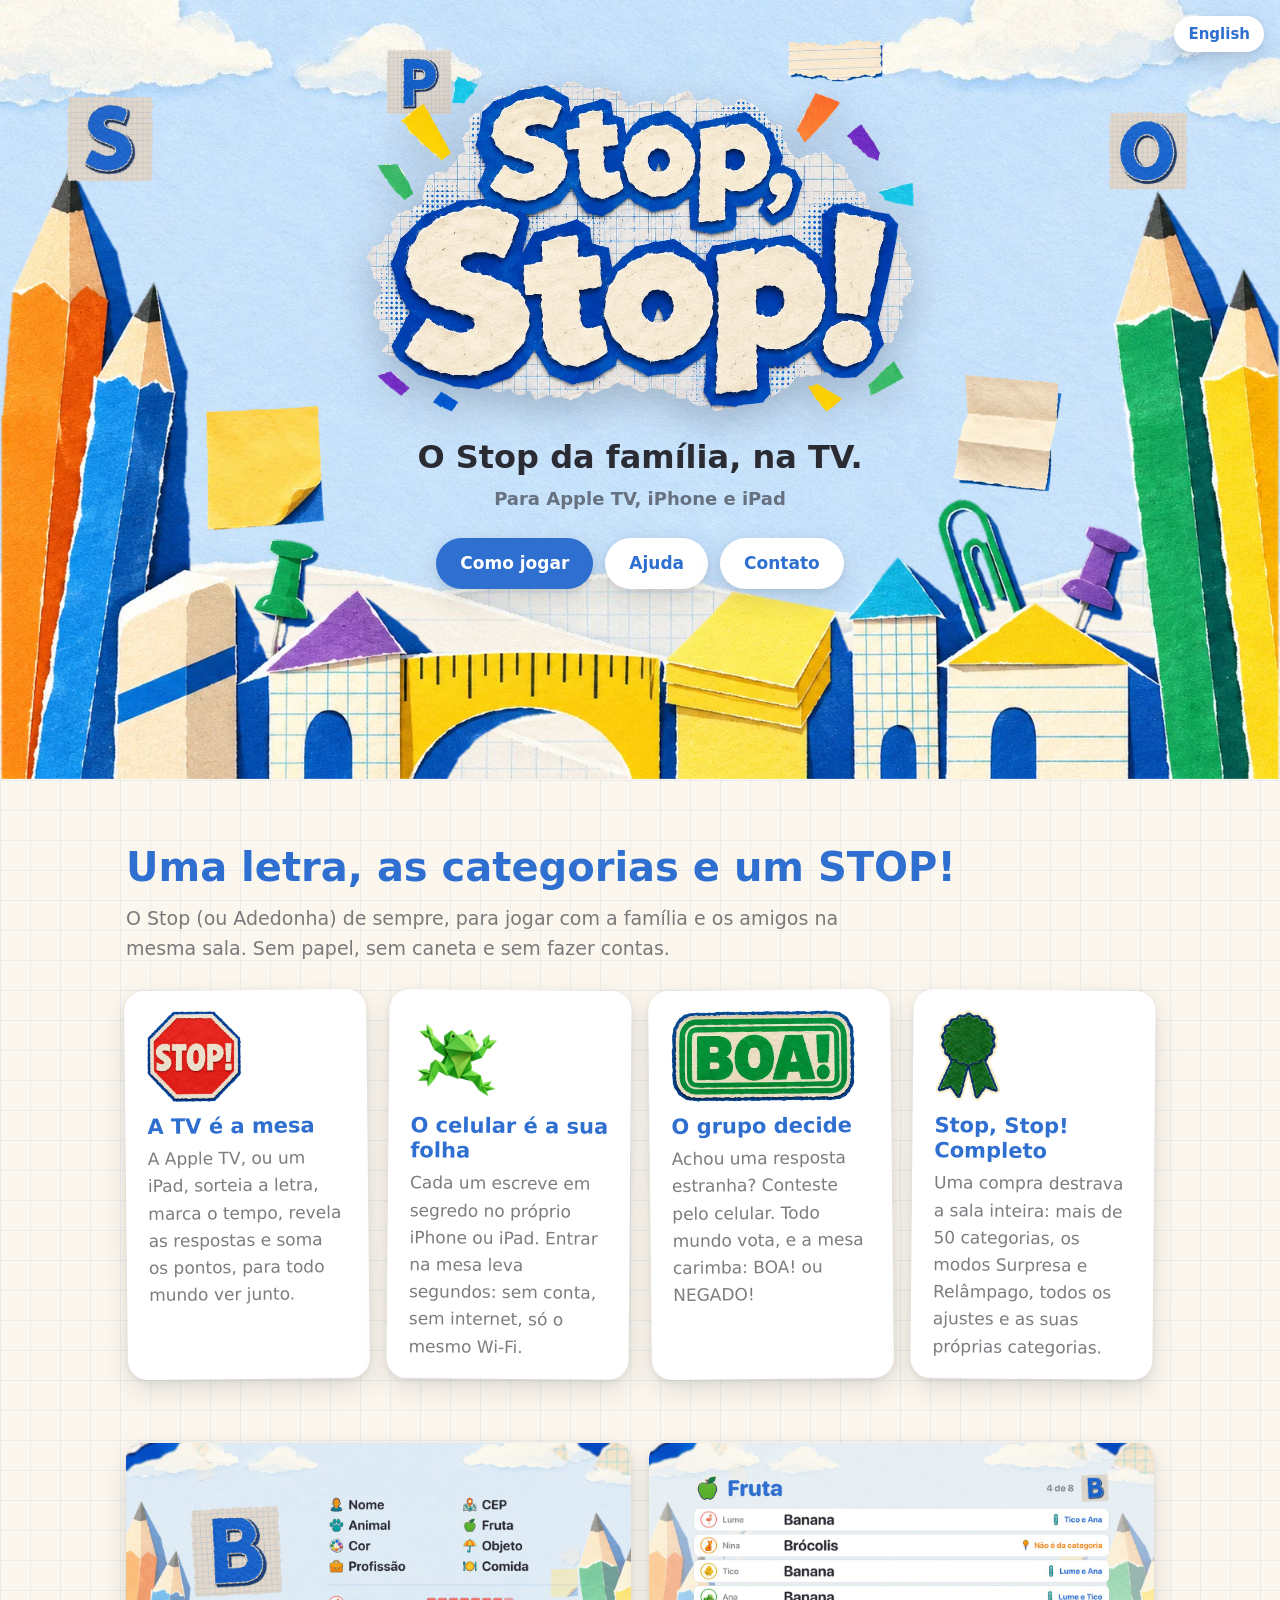
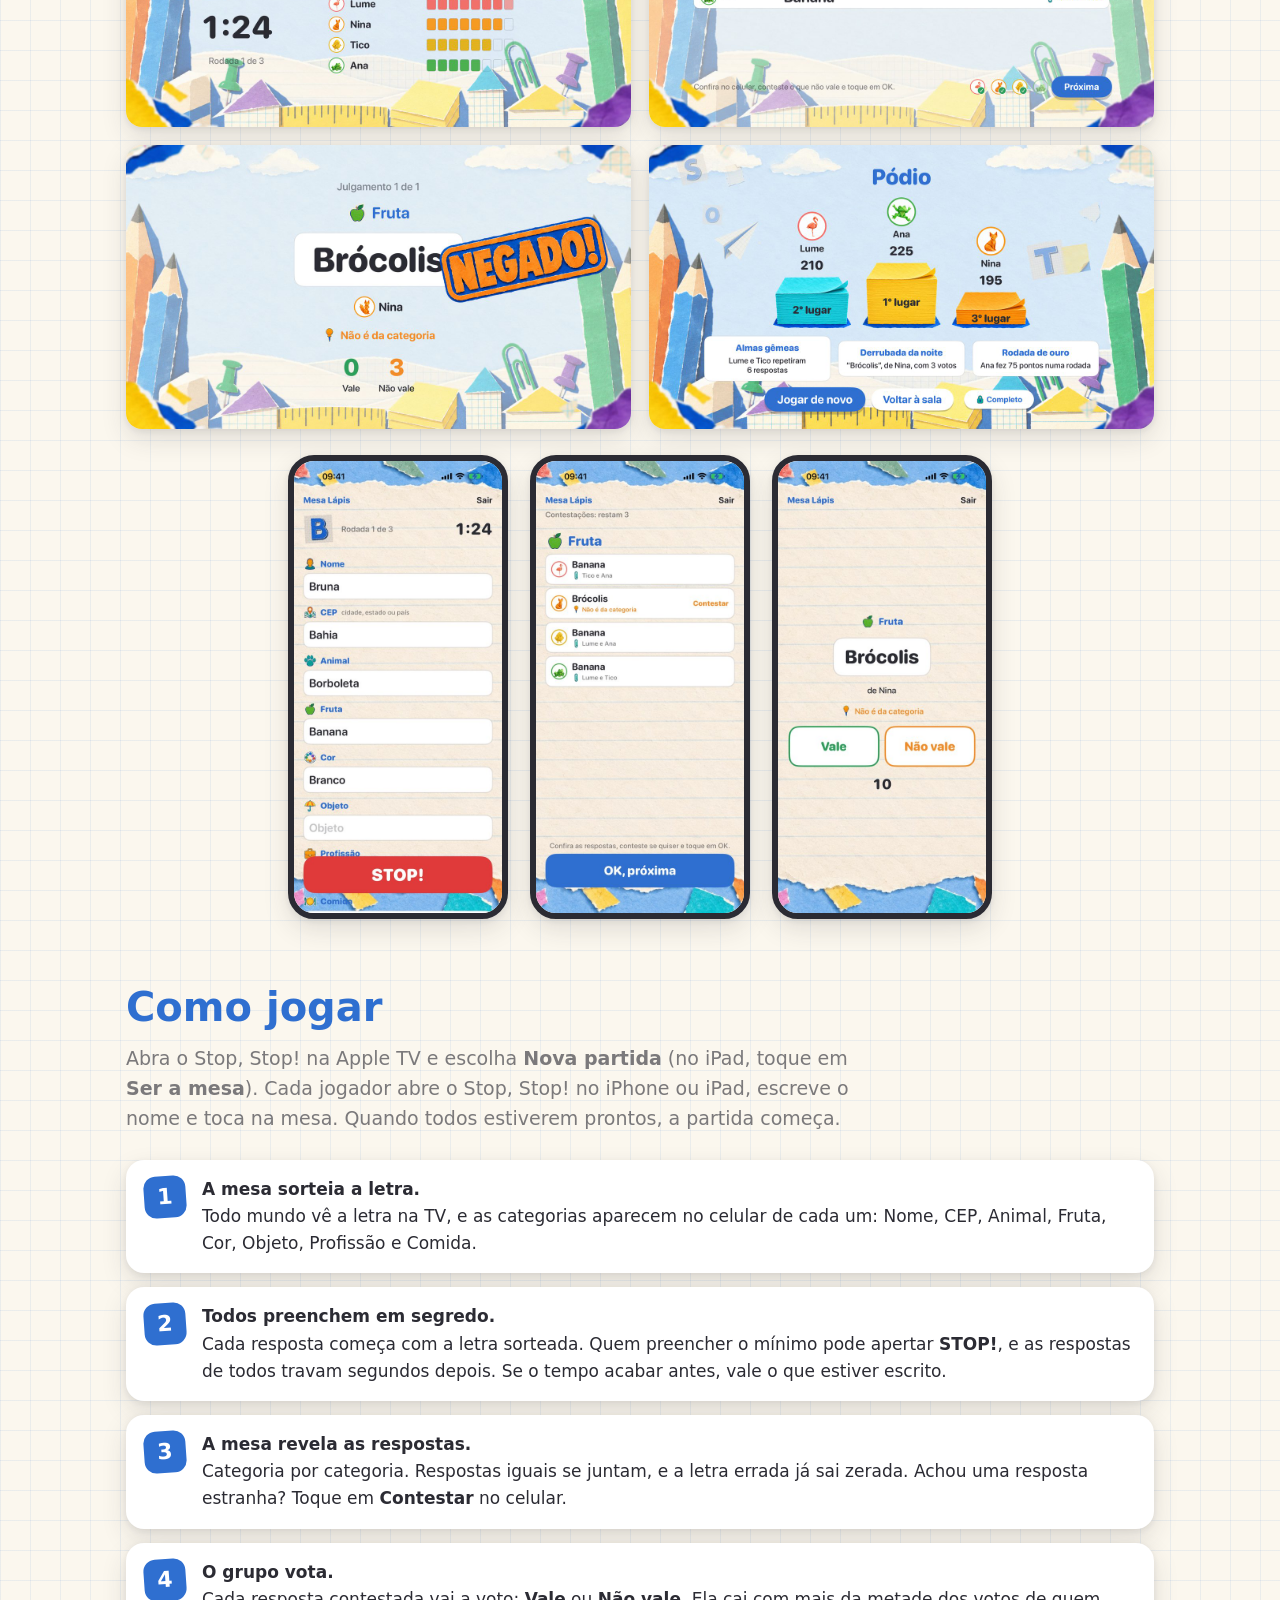
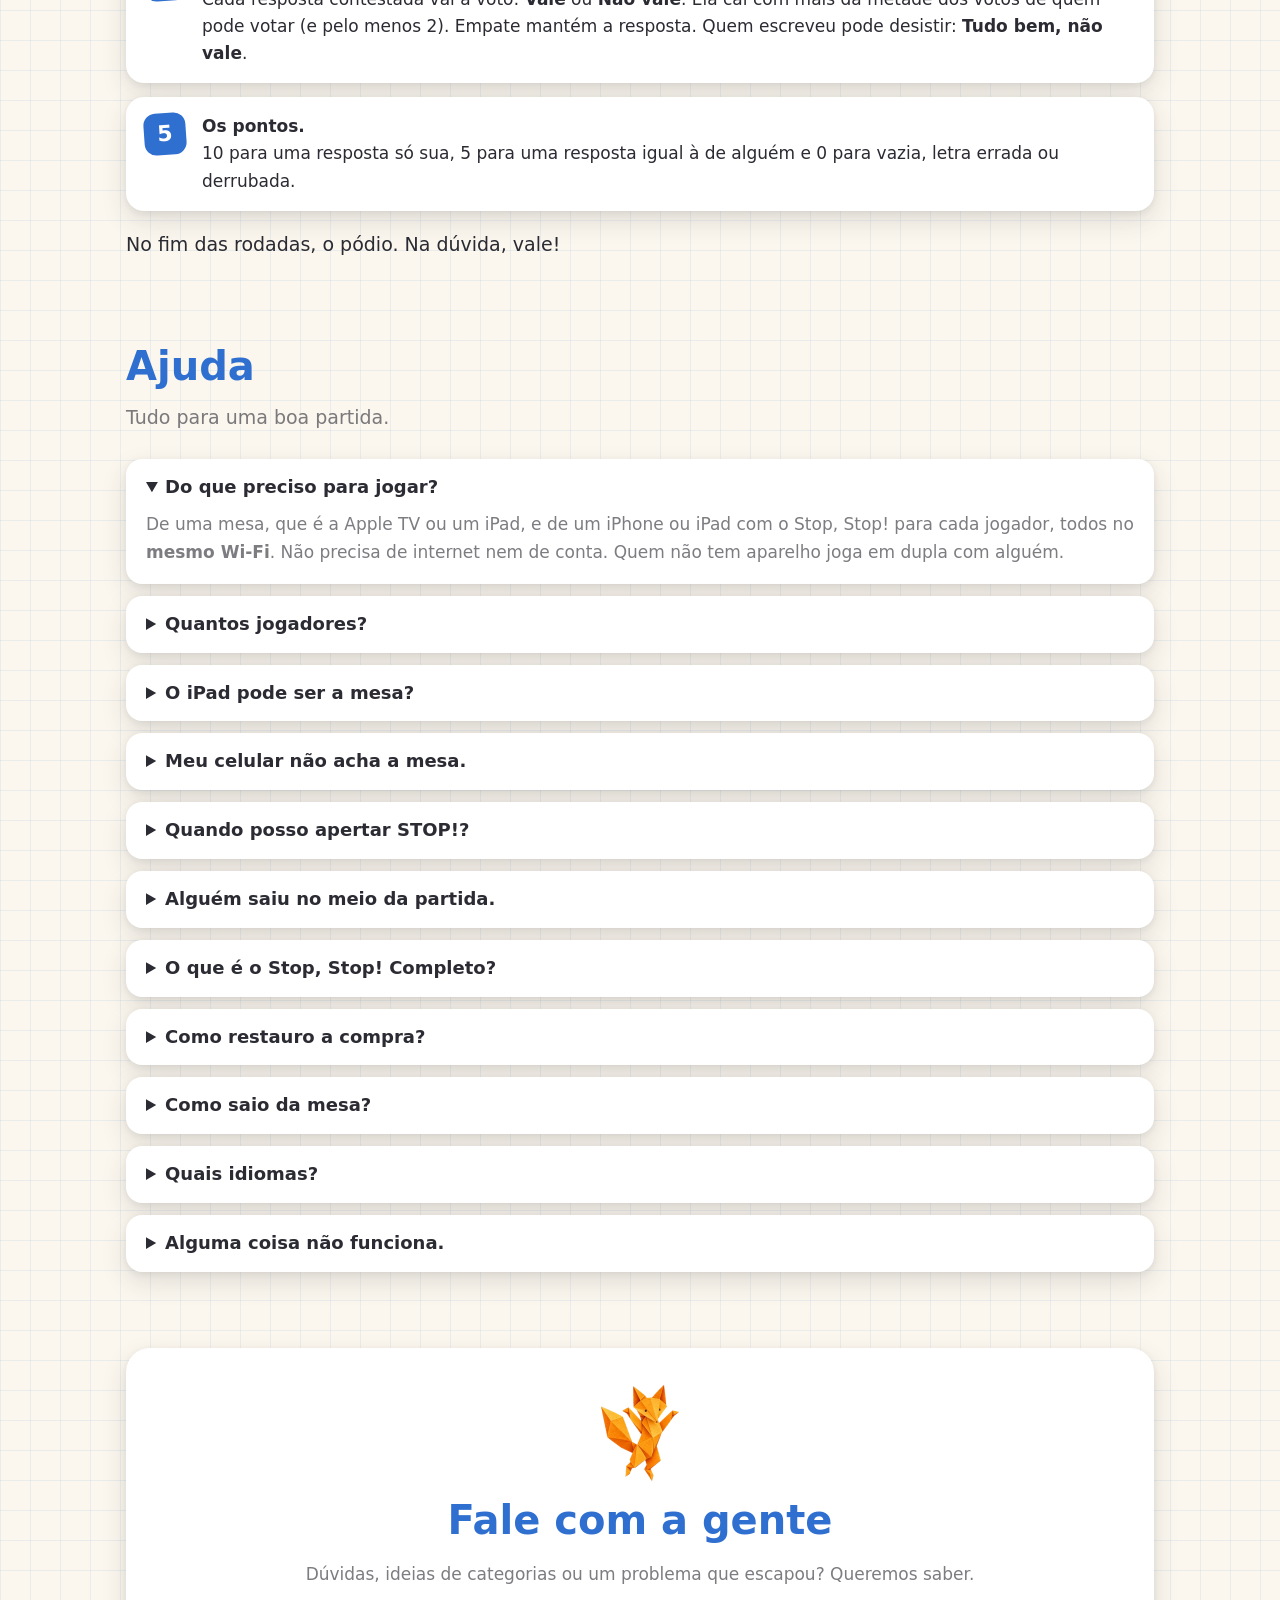
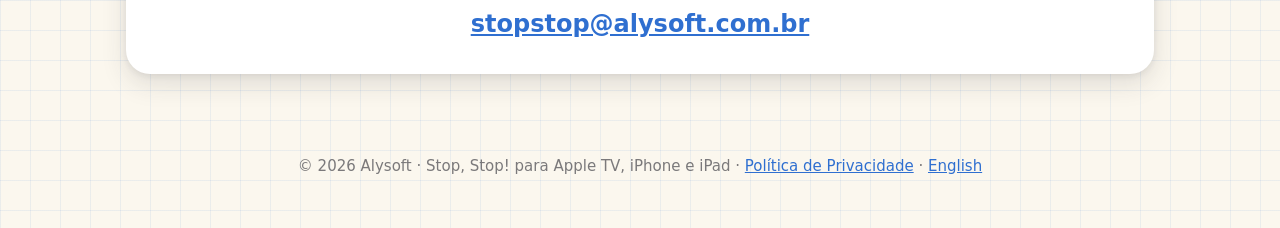
<file: index.html>
<!doctype html>
<html lang="pt-BR">
<head>
<meta charset="utf-8">
<meta name="viewport" content="width=device-width, initial-scale=1">
<title>Stop, Stop! — Suporte</title>
<meta name="description" content="Stop, Stop!, o Stop (ou Adedonha) para Apple TV, iPhone e iPad. Como jogar, ajuda, perguntas e contato.">
<meta property="og:title" content="Stop, Stop! — o Stop da família, na TV">
<meta property="og:description" content="A TV sorteia a letra, marca o tempo, revela as respostas e soma os pontos. O celular é a folha de cada um.">
<meta property="og:image" content="img/og.jpg">
<meta name="theme-color" content="#2f6fd0">
<link rel="alternate" hreflang="en" href="en/">
<link rel="icon" href="img/favicon.png"><link rel="apple-touch-icon" href="img/apple-touch-icon.png">
<link rel="stylesheet" href="style.css">
</head>
<body>
<header class="hero">
  <a class="lang" href="en/" lang="en">English</a>
  <img class="float keep" src="img/letter-s.webp" alt="" style="left:5%;top:12%;width:92px;--tilt:-8deg">
  <img class="float" src="img/paper-2.webp" alt="" style="left:16%;top:52%;width:120px;--tilt:6deg">
  <img class="float keep" src="img/letter-o.webp" alt="" style="right:7%;top:14%;width:84px;--tilt:7deg">
  <img class="float" src="img/paper-5.webp" alt="" style="right:17%;top:48%;width:110px;--tilt:-5deg">
  <img class="float" src="img/letter-p.webp" alt="" style="left:30%;top:6%;width:70px;--tilt:4deg">
  <img class="float" src="img/paper-7.webp" alt="" style="right:31%;top:5%;width:96px;--tilt:-6deg">
  <img class="town" src="img/town.webp" alt="">
  <div class="hero-inner">
    <img class="logo" src="img/logo.webp" alt="Stop, Stop!">
    <p class="tag">O Stop da família, na TV.</p>
    <p class="tag2">Para Apple TV, iPhone e iPad</p>
    <div class="btns">
      <a class="btn" href="#como">Como jogar</a>
      <a class="btn alt" href="#ajuda">Ajuda</a>
      <a class="btn alt" href="#contato">Contato</a>
    </div>
  </div>
</header>

<main>
<section class="wrap">
  <h2>Uma letra, as categorias e um STOP!</h2>
  <p class="sub">O Stop (ou Adedonha) de sempre, para jogar com a família e os amigos na mesma sala. Sem papel, sem caneta e sem fazer contas.</p>
  <div class="grid">
    <div class="card"><img src="img/sign-stop.webp" alt=""><h3>A TV é a mesa</h3><p>A Apple TV, ou um iPad, sorteia a letra, marca o tempo, revela as respostas e soma os pontos, para todo mundo ver junto.</p></div>
    <div class="card"><img src="img/avatar-3.webp" alt=""><h3>O celular é a sua folha</h3><p>Cada um escreve em segredo no próprio iPhone ou iPad. Entrar na mesa leva segundos: sem conta, sem internet, só o mesmo Wi&#8209;Fi.</p></div>
    <div class="card"><img src="img/stamp-valid-pt.webp" alt=""><h3>O grupo decide</h3><p>Achou uma resposta estranha? Conteste pelo celular. Todo mundo vota, e a mesa carimba: BOA! ou NEGADO!</p></div>
    <div class="card"><img src="img/seal.webp" alt=""><h3>Stop, Stop! Completo</h3><p>Uma compra destrava a sala inteira: mais de 50 categorias, os modos Surpresa e Relâmpago, todos os ajustes e as suas próprias categorias.</p></div>
  </div>
</section>

<section class="wrap">
  <div class="shots">
    <img src="img/pt/shot-filling.jpg" alt="A rodada na TV: a letra B, o tempo e o andamento de cada jogador" loading="lazy">
    <img src="img/pt/shot-reveal-fruit.jpg" alt="A revelação de uma categoria, com respostas iguais e uma contestada" loading="lazy">
    <img src="img/pt/shot-judged.jpg" alt="O julgamento de uma resposta contestada, com o carimbo" loading="lazy">
    <img src="img/pt/shot-final.jpg" alt="O pódio no fim da partida" loading="lazy">
  </div>
  <div class="phones">
    <img src="img/pt/phone-filling.jpg" alt="A folha no celular: os campos e o botão STOP!" loading="lazy">
    <img src="img/pt/phone-reveal-fruit.jpg" alt="A revelação no celular, com o botão Contestar" loading="lazy">
    <img src="img/pt/phone-vote.jpg" alt="O voto no celular: Vale ou Não vale" loading="lazy">
  </div>
</section>

<section class="wrap" id="como">
  <h2>Como jogar</h2>
  <p class="sub">Abra o Stop, Stop! na Apple TV e escolha <b>Nova partida</b> (no iPad, toque em <b>Ser a mesa</b>). Cada jogador abre o Stop, Stop! no iPhone ou iPad, escreve o nome e toca na mesa. Quando todos estiverem prontos, a partida começa.</p>
  <ol class="steps">
    <li><b>A mesa sorteia a letra.</b><br>Todo mundo vê a letra na TV, e as categorias aparecem no celular de cada um: Nome, CEP, Animal, Fruta, Cor, Objeto, Profissão e Comida.</li>
    <li><b>Todos preenchem em segredo.</b><br>Cada resposta começa com a letra sorteada. Quem preencher o mínimo pode apertar <b>STOP!</b>, e as respostas de todos travam segundos depois. Se o tempo acabar antes, vale o que estiver escrito.</li>
    <li><b>A mesa revela as respostas.</b><br>Categoria por categoria. Respostas iguais se juntam, e a letra errada já sai zerada. Achou uma resposta estranha? Toque em <b>Contestar</b> no celular.</li>
    <li><b>O grupo vota.</b><br>Cada resposta contestada vai a voto: <b>Vale</b> ou <b>Não vale</b>. Ela cai com mais da metade dos votos de quem pode votar (e pelo menos 2). Empate mantém a resposta. Quem escreveu pode desistir: <b>Tudo bem, não vale</b>.</li>
    <li><b>Os pontos.</b><br>10 para uma resposta só sua, 5 para uma resposta igual à de alguém e 0 para vazia, letra errada ou derrubada.</li>
  </ol>
  <p class="score">No fim das rodadas, o pódio. Na dúvida, vale!</p>
</section>

<section class="wrap" id="ajuda">
  <h2>Ajuda</h2>
  <p class="sub">Tudo para uma boa partida.</p>

  <details open><summary>Do que preciso para jogar?</summary>
    <p>De uma mesa, que é a Apple TV ou um iPad, e de um iPhone ou iPad com o Stop, Stop! para cada jogador, todos no <b>mesmo Wi&#8209;Fi</b>. Não precisa de internet nem de conta. Quem não tem aparelho joga em dupla com alguém.</p></details>

  <details><summary>Quantos jogadores?</summary>
    <p>De 2 a 8.</p></details>

  <details><summary>O iPad pode ser a mesa?</summary>
    <p>Pode. Abra o Stop, Stop! no iPad, toque em <b>Ser a mesa</b> e deite o iPad onde todos vejam. Ele faz tudo o que a Apple TV faz, por toque.</p></details>

  <details><summary>Meu celular não acha a mesa.</summary>
    <ul>
      <li>Confira se o celular e a mesa estão no mesmo Wi&#8209;Fi. Redes de convidados, alguns hotéis e alguns roteadores em malha não deixam os aparelhos se verem.</li>
      <li>O Stop, Stop! precisa da permissão de <b>Rede Local</b> para achar a mesa: abra Ajustes › Privacidade e Segurança › Rede Local e ative o Stop, Stop!.</li>
      <li>A mesa precisa estar aberta: na Apple TV, escolha <b>Nova partida</b>; no iPad, <b>Ser a mesa</b>.</li>
    </ul></details>

  <details><summary>Quando posso apertar STOP!?</summary>
    <p>Quando tiver preenchido o mínimo de categorias da partida: aí o botão STOP! se acende no celular. Depois do STOP!, os outros ainda têm uns segundos para terminar a palavra que estavam escrevendo.</p></details>

  <details><summary>Alguém saiu no meio da partida.</summary>
    <p>O lugar dele fica esperando, com os pontos. Basta abrir o Stop, Stop! de novo no mesmo aparelho e tocar na mesa.</p></details>

  <details><summary>O que é o Stop, Stop! Completo?</summary>
    <p>Uma compra única que destrava a sala inteira: basta a mesa ou um dos jogadores ter o Completo, e todos jogam com ele. Traz mais de 50 categorias em temas, os modos Surpresa (categorias novas a cada rodada) e Relâmpago (4 categorias, 30 segundos, 5 rodadas), rodadas, tempo e regras do seu jeito, as suas próprias categorias, criadas no celular, e os conjuntos de ajustes guardados na mesa. Compre na tela inicial da Apple TV ou no celular. Com o Compartilhamento Familiar, vale para toda a família.</p></details>

  <details><summary>Como restauro a compra?</summary>
    <p>Abra a tela do Stop, Stop! Completo e toque em <b>Restaurar compras</b>. A compra fica na sua conta Apple e vale na Apple TV, no iPhone e no iPad.</p></details>

  <details><summary>Como saio da mesa?</summary>
    <p>Na Apple TV, aperte <kbd>Menu</kbd> (ou <kbd>Voltar</kbd>) no controle. No celular, toque em <b>Sair</b>, no alto da tela.</p></details>

  <details><summary>Quais idiomas?</summary>
    <p>Português e inglês, pelo idioma do aparelho. As letras e as categorias seguem o idioma da mesa.</p></details>

  <details><summary>Alguma coisa não funciona.</summary>
    <p>Feche o Stop, Stop! na mesa e nos celulares e abra de novo. Se o problema continuar, escreva para nós com os modelos dos aparelhos e as versões do sistema. Lemos todas as mensagens.</p></details>
</section>

<section class="wrap" id="contato">
  <div class="contact">
    <img src="img/avatar-1.webp" alt="">
    <h2>Fale com a gente</h2>
    <p>Dúvidas, ideias de categorias ou um problema que escapou? Queremos saber.</p>
    <a class="mail" href="mailto:stopstop@alysoft.com.br?subject=Stop%2C%20Stop!">stopstop@alysoft.com.br</a>
  </div>
</section>
</main>

<footer>
  © 2026 Alysoft · Stop, Stop! para Apple TV, iPhone e iPad · <a href="privacy.html">Política de Privacidade</a> · <a href="en/" lang="en">English</a>
</footer>
</body>
</html>
</file>
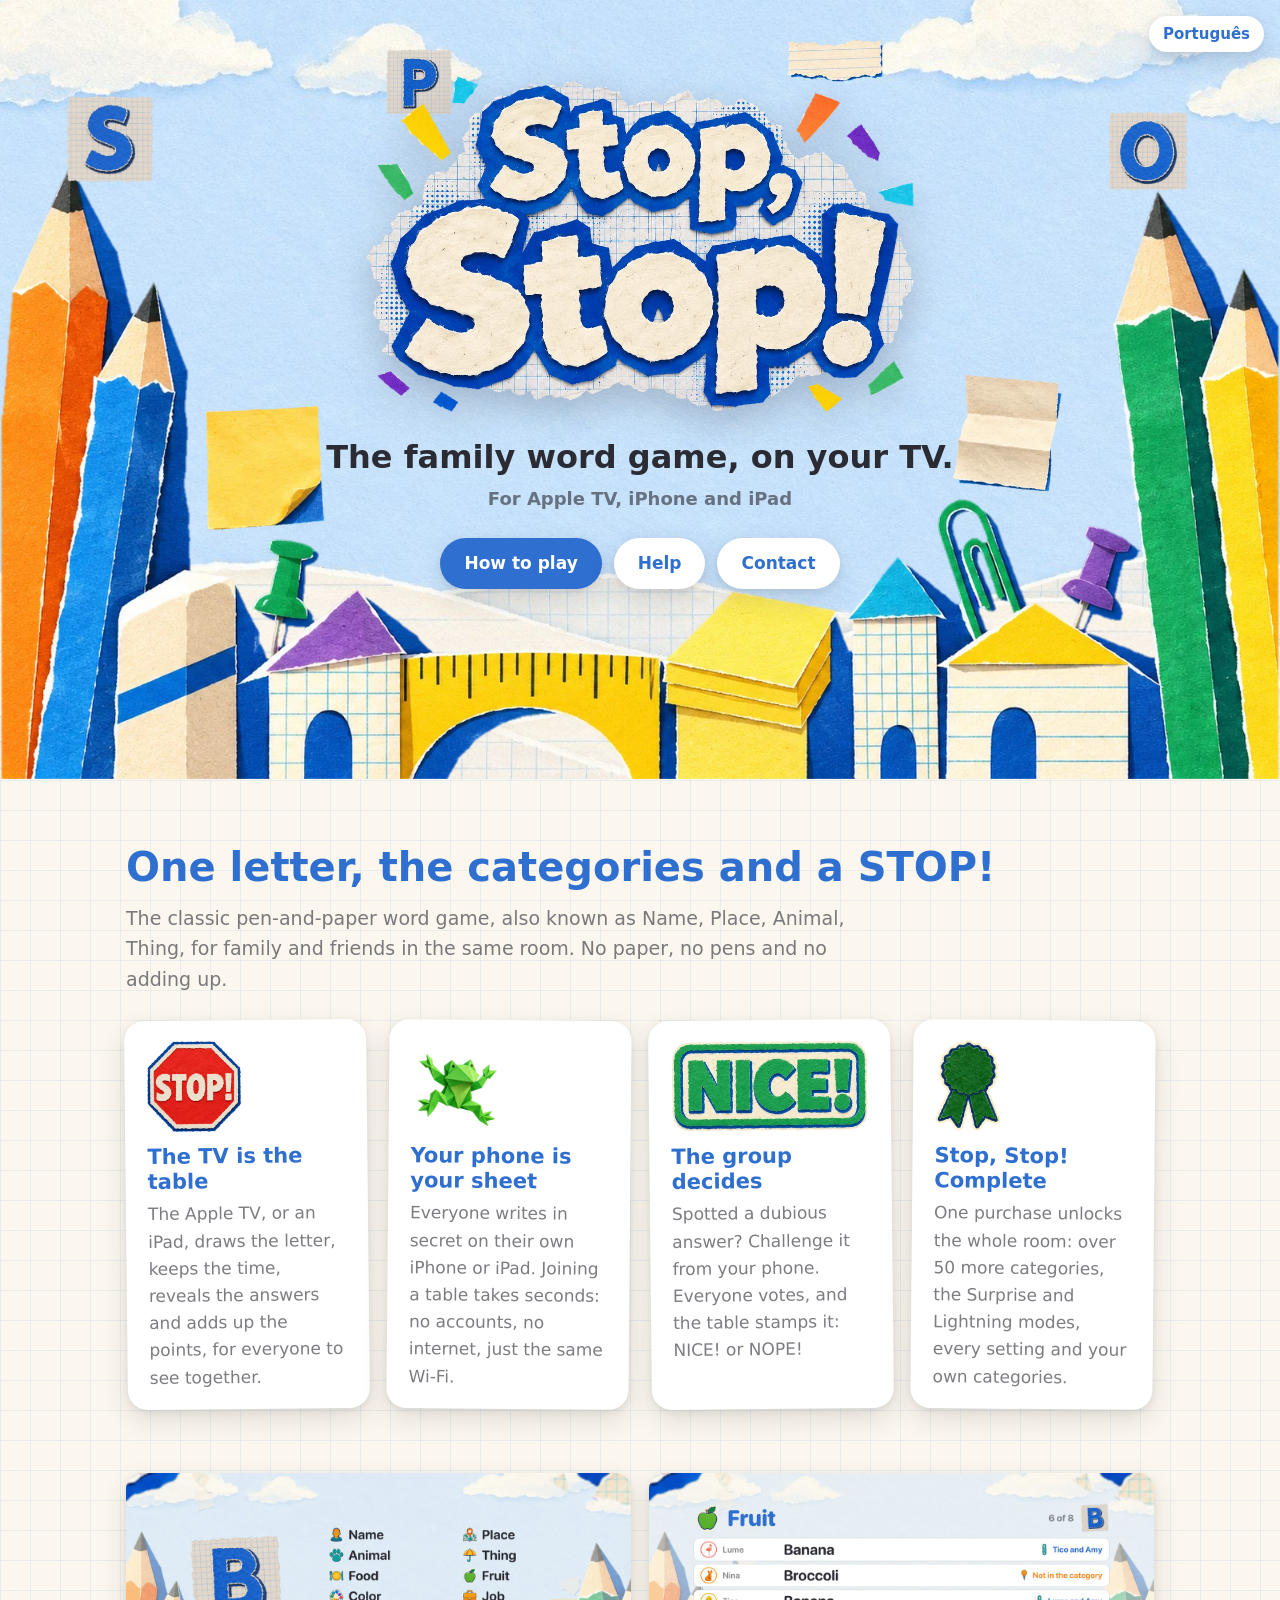
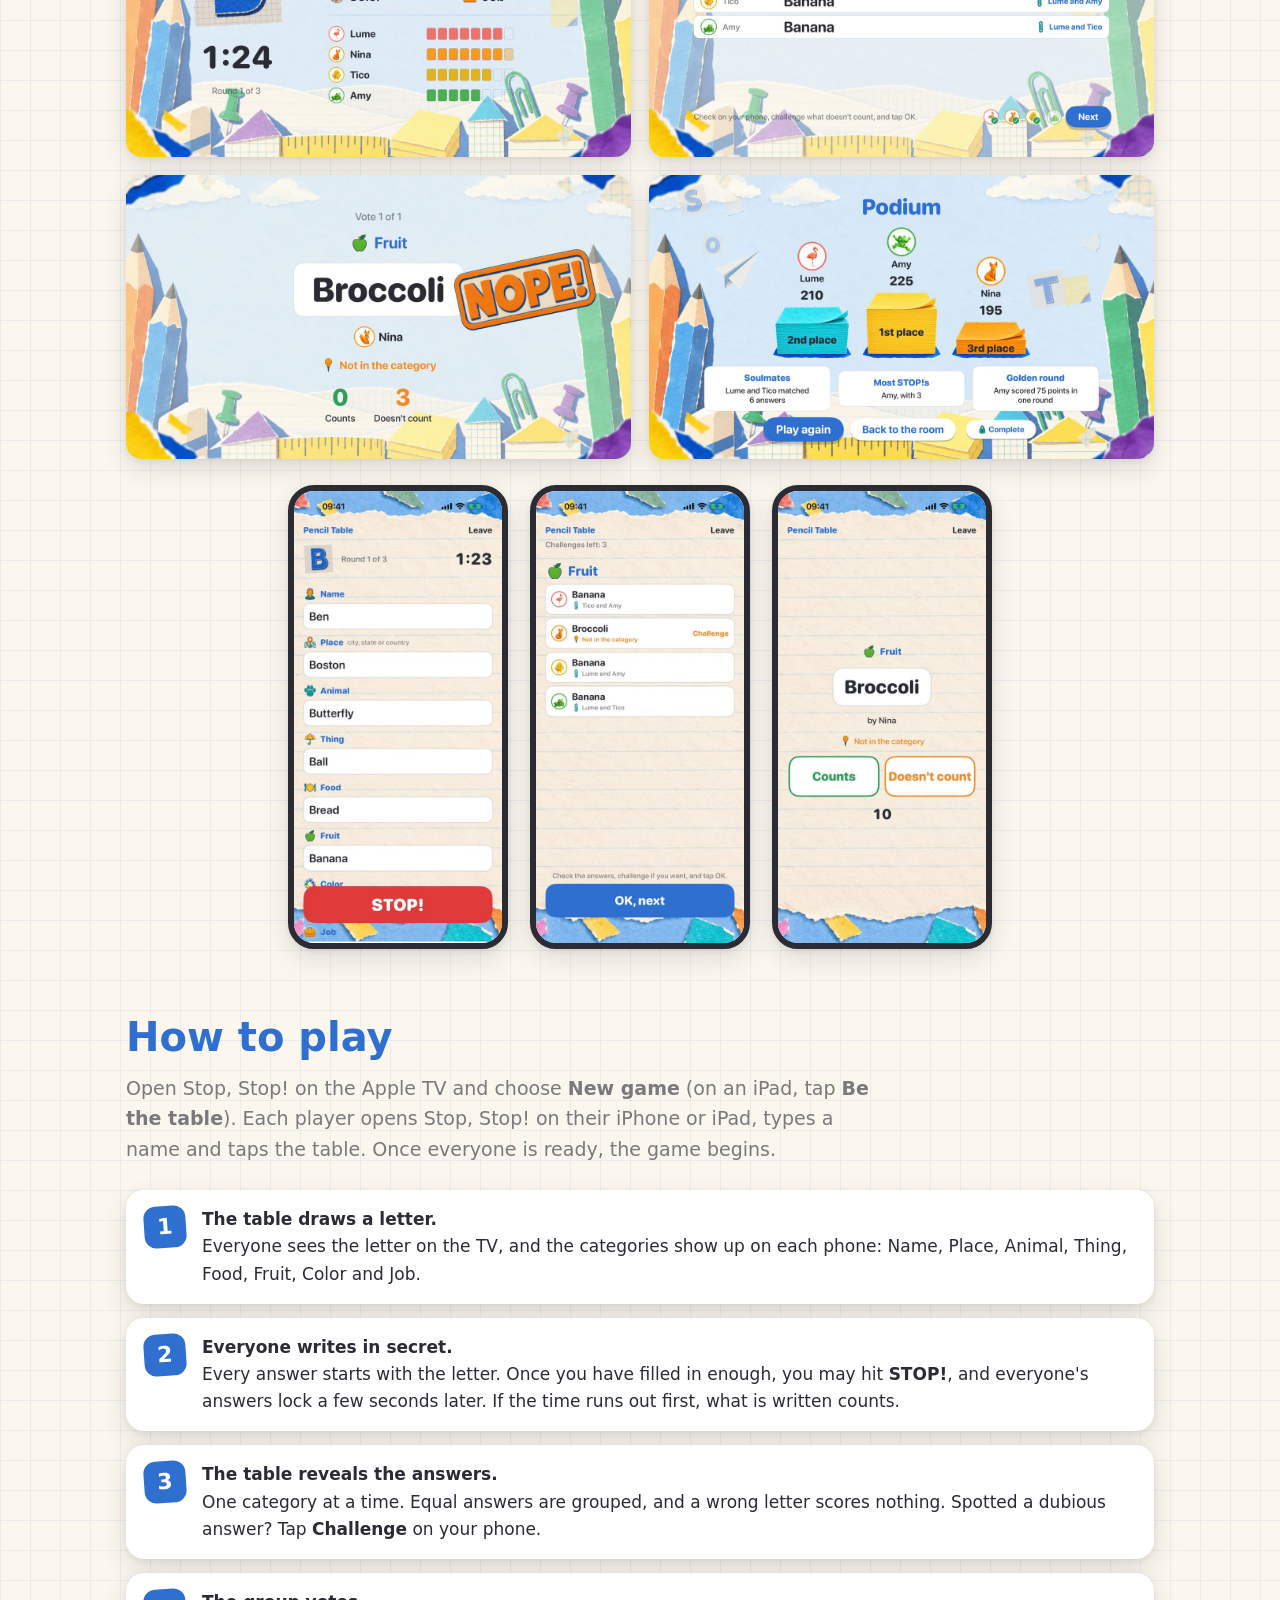
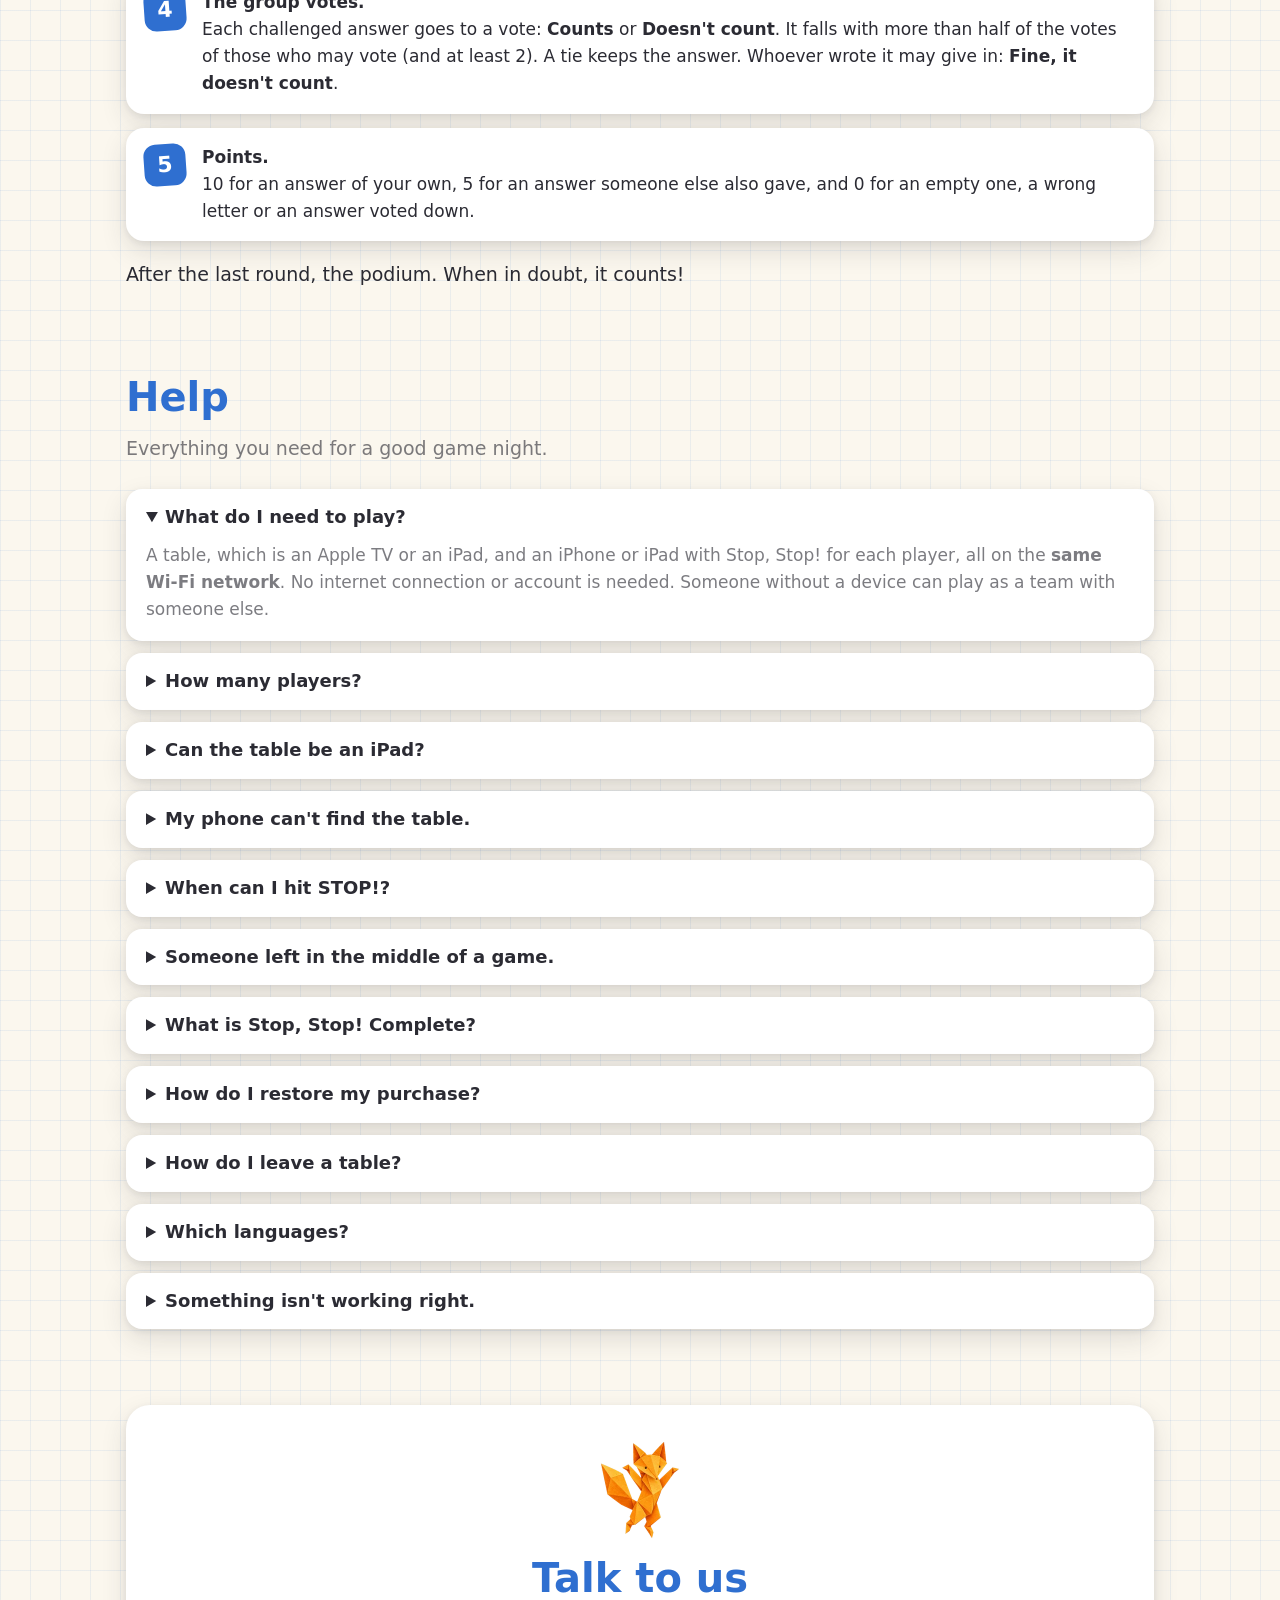
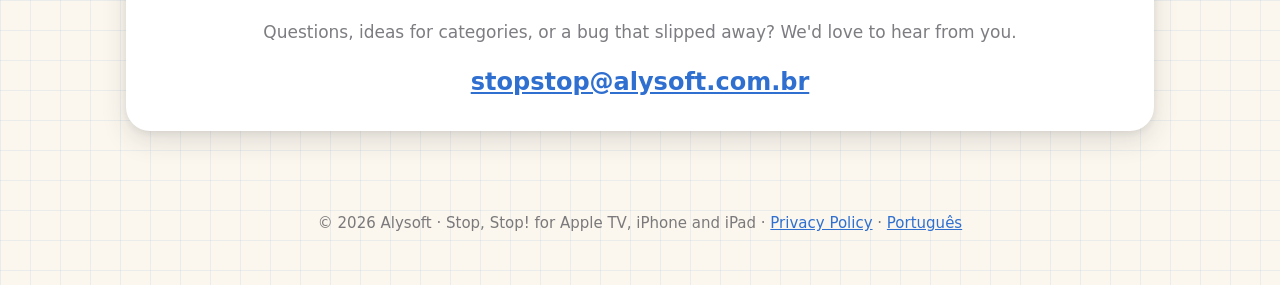
<file: en/index.html>
<!doctype html>
<html lang="en">
<head>
<meta charset="utf-8">
<meta name="viewport" content="width=device-width, initial-scale=1">
<title>Stop, Stop! — Support</title>
<meta name="description" content="Stop, Stop!, the classic categories word game for Apple TV, iPhone and iPad. How to play, help, FAQ and contact.">
<meta property="og:title" content="Stop, Stop! — the family word game on your TV">
<meta property="og:description" content="The TV draws the letter, keeps the time, reveals the answers and adds up the points. Each player's phone is their answer sheet.">
<meta property="og:image" content="../img/og.jpg">
<meta name="theme-color" content="#2f6fd0">
<link rel="alternate" hreflang="pt-BR" href="../">
<link rel="icon" href="../img/favicon.png"><link rel="apple-touch-icon" href="../img/apple-touch-icon.png">
<link rel="stylesheet" href="../style.css">
</head>
<body>
<header class="hero">
  <a class="lang" href="../" lang="pt-BR">Português</a>
  <img class="float keep" src="../img/letter-s.webp" alt="" style="left:5%;top:12%;width:92px;--tilt:-8deg">
  <img class="float" src="../img/paper-2.webp" alt="" style="left:16%;top:52%;width:120px;--tilt:6deg">
  <img class="float keep" src="../img/letter-o.webp" alt="" style="right:7%;top:14%;width:84px;--tilt:7deg">
  <img class="float" src="../img/paper-5.webp" alt="" style="right:17%;top:48%;width:110px;--tilt:-5deg">
  <img class="float" src="../img/letter-p.webp" alt="" style="left:30%;top:6%;width:70px;--tilt:4deg">
  <img class="float" src="../img/paper-7.webp" alt="" style="right:31%;top:5%;width:96px;--tilt:-6deg">
  <img class="town" src="../img/town.webp" alt="">
  <div class="hero-inner">
    <img class="logo" src="../img/logo.webp" alt="Stop, Stop!">
    <p class="tag">The family word game, on your TV.</p>
    <p class="tag2">For Apple TV, iPhone and iPad</p>
    <div class="btns">
      <a class="btn" href="#how">How to play</a>
      <a class="btn alt" href="#help">Help</a>
      <a class="btn alt" href="#contact">Contact</a>
    </div>
  </div>
</header>

<main>
<section class="wrap">
  <h2>One letter, the categories and a STOP!</h2>
  <p class="sub">The classic pen-and-paper word game, also known as Name, Place, Animal, Thing, for family and friends in the same room. No paper, no pens and no adding up.</p>
  <div class="grid">
    <div class="card"><img src="../img/sign-stop.webp" alt=""><h3>The TV is the table</h3><p>The Apple TV, or an iPad, draws the letter, keeps the time, reveals the answers and adds up the points, for everyone to see together.</p></div>
    <div class="card"><img src="../img/avatar-3.webp" alt=""><h3>Your phone is your sheet</h3><p>Everyone writes in secret on their own iPhone or iPad. Joining a table takes seconds: no accounts, no internet, just the same Wi&#8209;Fi.</p></div>
    <div class="card"><img src="../img/stamp-valid-en.webp" alt=""><h3>The group decides</h3><p>Spotted a dubious answer? Challenge it from your phone. Everyone votes, and the table stamps it: NICE! or NOPE!</p></div>
    <div class="card"><img src="../img/seal.webp" alt=""><h3>Stop, Stop! Complete</h3><p>One purchase unlocks the whole room: over 50 more categories, the Surprise and Lightning modes, every setting and your own categories.</p></div>
  </div>
</section>

<section class="wrap">
  <div class="shots">
    <img src="../img/en/shot-filling.jpg" alt="A round on the TV: the letter B, the timer and each player's progress" loading="lazy">
    <img src="../img/en/shot-reveal-fruit.jpg" alt="The reveal of a category, with equal answers and a challenged one" loading="lazy">
    <img src="../img/en/shot-judged.jpg" alt="The vote on a challenged answer, with the stamp" loading="lazy">
    <img src="../img/en/shot-final.jpg" alt="The podium at the end of the game" loading="lazy">
  </div>
  <div class="phones">
    <img src="../img/en/phone-filling.jpg" alt="The answer sheet on the phone: the fields and the STOP! button" loading="lazy">
    <img src="../img/en/phone-reveal-fruit.jpg" alt="The reveal on the phone, with the Challenge button" loading="lazy">
    <img src="../img/en/phone-vote.jpg" alt="The vote on the phone: Counts or Doesn't count" loading="lazy">
  </div>
</section>

<section class="wrap" id="how">
  <h2>How to play</h2>
  <p class="sub">Open Stop, Stop! on the Apple TV and choose <b>New game</b> (on an iPad, tap <b>Be the table</b>). Each player opens Stop, Stop! on their iPhone or iPad, types a name and taps the table. Once everyone is ready, the game begins.</p>
  <ol class="steps">
    <li><b>The table draws a letter.</b><br>Everyone sees the letter on the TV, and the categories show up on each phone: Name, Place, Animal, Thing, Food, Fruit, Color and Job.</li>
    <li><b>Everyone writes in secret.</b><br>Every answer starts with the letter. Once you have filled in enough, you may hit <b>STOP!</b>, and everyone's answers lock a few seconds later. If the time runs out first, what is written counts.</li>
    <li><b>The table reveals the answers.</b><br>One category at a time. Equal answers are grouped, and a wrong letter scores nothing. Spotted a dubious answer? Tap <b>Challenge</b> on your phone.</li>
    <li><b>The group votes.</b><br>Each challenged answer goes to a vote: <b>Counts</b> or <b>Doesn't count</b>. It falls with more than half of the votes of those who may vote (and at least 2). A tie keeps the answer. Whoever wrote it may give in: <b>Fine, it doesn't count</b>.</li>
    <li><b>Points.</b><br>10 for an answer of your own, 5 for an answer someone else also gave, and 0 for an empty one, a wrong letter or an answer voted down.</li>
  </ol>
  <p class="score">After the last round, the podium. When in doubt, it counts!</p>
</section>

<section class="wrap" id="help">
  <h2>Help</h2>
  <p class="sub">Everything you need for a good game night.</p>

  <details open><summary>What do I need to play?</summary>
    <p>A table, which is an Apple TV or an iPad, and an iPhone or iPad with Stop, Stop! for each player, all on the <b>same Wi&#8209;Fi network</b>. No internet connection or account is needed. Someone without a device can play as a team with someone else.</p></details>

  <details><summary>How many players?</summary>
    <p>From 2 to 8.</p></details>

  <details><summary>Can the table be an iPad?</summary>
    <p>Yes. Open Stop, Stop! on the iPad, tap <b>Be the table</b> and lay the iPad where everyone can see it. It does everything the Apple TV does, by touch.</p></details>

  <details><summary>My phone can't find the table.</summary>
    <ul>
      <li>Make sure the phone and the table are on the same Wi&#8209;Fi network. Guest networks, some hotels and some mesh systems keep devices from seeing each other.</li>
      <li>Stop, Stop! needs the <b>Local Network</b> permission to find the table: open Settings › Privacy &amp; Security › Local Network and turn on Stop, Stop!.</li>
      <li>The table must be open: on the Apple TV, choose <b>New game</b>; on an iPad, <b>Be the table</b>.</li>
    </ul></details>

  <details><summary>When can I hit STOP!?</summary>
    <p>Once you have filled in the game's minimum number of categories: that is when the STOP! button lights up on your phone. After the STOP!, the others still get a few seconds to finish the word they were writing.</p></details>

  <details><summary>Someone left in the middle of a game.</summary>
    <p>Their seat waits for them, with their points. They just open Stop, Stop! again on the same device and tap the table.</p></details>

  <details><summary>What is Stop, Stop! Complete?</summary>
    <p>A one-time purchase that unlocks the whole room: if the table or any player has Complete, everyone plays with it. It brings over 50 more categories in themes, the Surprise mode (new categories every round) and the Lightning mode (4 categories, 30 seconds, 5 rounds), rounds, time and rules your way, your own categories, made on your phone, and saved sets of settings on the table. Buy it on the Apple TV's home screen or on your phone. With Family Sharing, the whole family has it.</p></details>

  <details><summary>How do I restore my purchase?</summary>
    <p>Open the Stop, Stop! Complete screen and tap <b>Restore purchases</b>. Purchases belong to your Apple Account and work on the Apple TV, iPhone and iPad.</p></details>

  <details><summary>How do I leave a table?</summary>
    <p>On the Apple TV, press <kbd>Menu</kbd> (or <kbd>Back</kbd>) on the remote. On a phone, tap <b>Leave</b> at the top of the screen.</p></details>

  <details><summary>Which languages?</summary>
    <p>English and Portuguese, following your device's language. The letters and the categories follow the table's language.</p></details>

  <details><summary>Something isn't working right.</summary>
    <p>Close Stop, Stop! on the table and on the phones and open it again. If the problem persists, write to us with your device models and their system versions. We read every message.</p></details>
</section>

<section class="wrap" id="contact">
  <div class="contact">
    <img src="../img/avatar-1.webp" alt="">
    <h2>Talk to us</h2>
    <p>Questions, ideas for categories, or a bug that slipped away? We'd love to hear from you.</p>
    <a class="mail" href="mailto:stopstop@alysoft.com.br?subject=Stop%2C%20Stop!">stopstop@alysoft.com.br</a>
  </div>
</section>
</main>

<footer>
  © 2026 Alysoft · Stop, Stop! for Apple TV, iPhone and iPad · <a href="privacy.html">Privacy Policy</a> · <a href="../" lang="pt-BR">Português</a>
</footer>
</body>
</html>
</file>
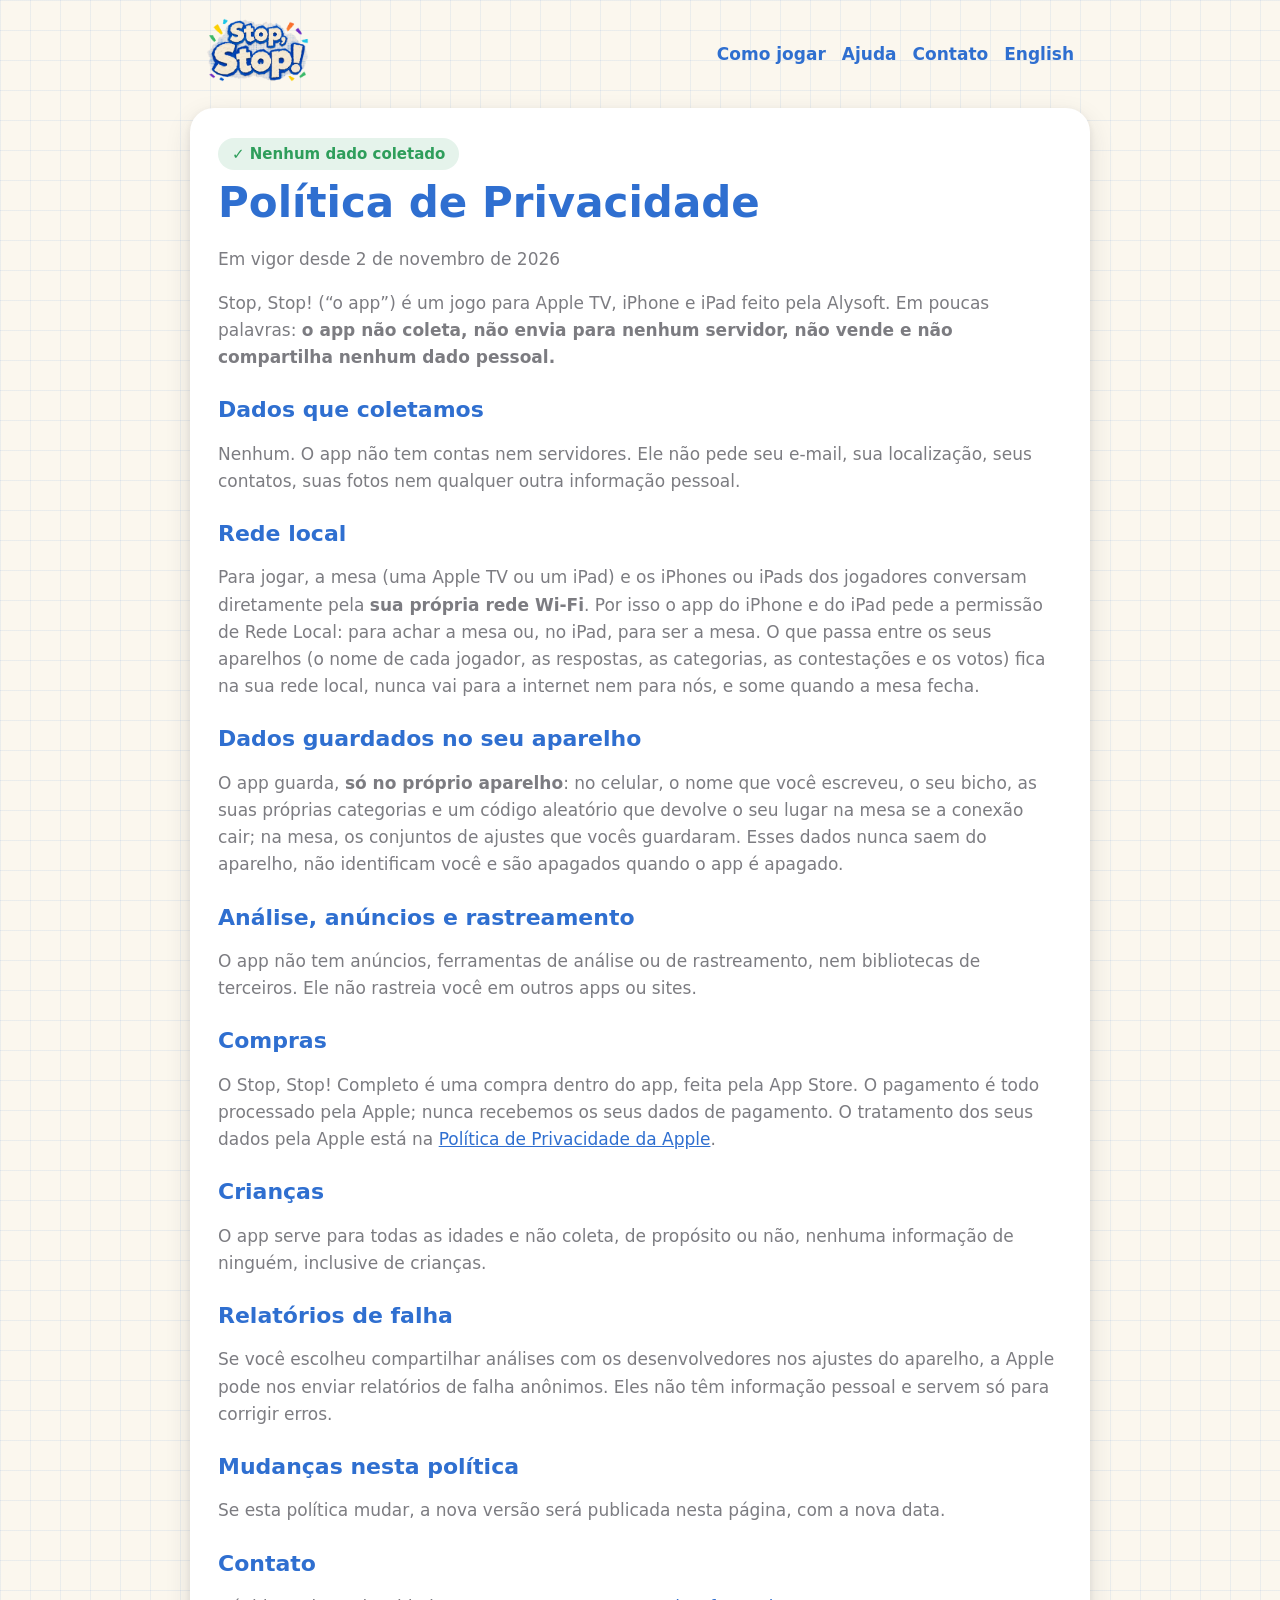
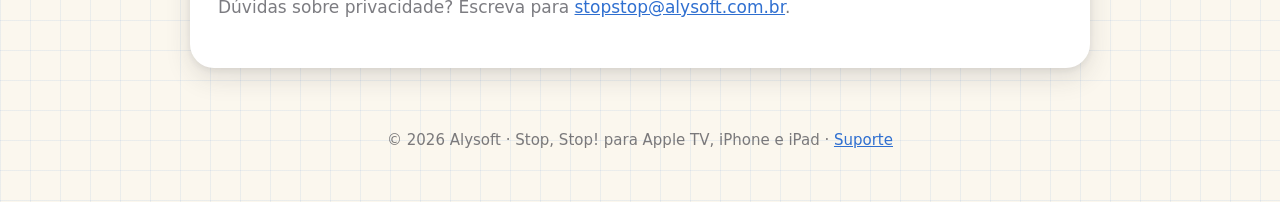
<file: privacy.html>
<!doctype html>
<html lang="pt-BR">
<head>
<meta charset="utf-8">
<meta name="viewport" content="width=device-width, initial-scale=1">
<title>Stop, Stop! — Política de Privacidade</title>
<meta name="description" content="Política de Privacidade do Stop, Stop! (Apple TV, iPhone e iPad). O app não coleta nenhum dado pessoal.">
<meta name="theme-color" content="#2f6fd0">
<link rel="alternate" hreflang="en" href="en/privacy.html">
<link rel="icon" href="img/favicon.png"><link rel="apple-touch-icon" href="img/apple-touch-icon.png">
<link rel="stylesheet" href="style.css">
</head>
<body>
<div class="top">
  <a href="./"><img src="img/logo.webp" alt="Stop, Stop!"></a>
  <nav><a href="./#como">Como jogar</a><a href="./#ajuda">Ajuda</a><a href="./#contato">Contato</a><a href="en/privacy.html" lang="en">English</a></nav>
</div>
<article class="doc">
  <span class="pill">✓ Nenhum dado coletado</span>
  <h1>Política de Privacidade</h1>
  <p>Em vigor desde 2 de novembro de 2026</p>

  <p>Stop, Stop! (“o app”) é um jogo para Apple TV, iPhone e iPad feito pela Alysoft. Em poucas palavras: <b>o app não coleta, não envia para nenhum servidor, não vende e não compartilha nenhum dado pessoal.</b></p>

  <h2>Dados que coletamos</h2>
  <p>Nenhum. O app não tem contas nem servidores. Ele não pede seu e-mail, sua localização, seus contatos, suas fotos nem qualquer outra informação pessoal.</p>

  <h2>Rede local</h2>
  <p>Para jogar, a mesa (uma Apple TV ou um iPad) e os iPhones ou iPads dos jogadores conversam diretamente pela <b>sua própria rede Wi&#8209;Fi</b>. Por isso o app do iPhone e do iPad pede a permissão de Rede Local: para achar a mesa ou, no iPad, para ser a mesa. O que passa entre os seus aparelhos (o nome de cada jogador, as respostas, as categorias, as contestações e os votos) fica na sua rede local, nunca vai para a internet nem para nós, e some quando a mesa fecha.</p>

  <h2>Dados guardados no seu aparelho</h2>
  <p>O app guarda, <b>só no próprio aparelho</b>: no celular, o nome que você escreveu, o seu bicho, as suas próprias categorias e um código aleatório que devolve o seu lugar na mesa se a conexão cair; na mesa, os conjuntos de ajustes que vocês guardaram. Esses dados nunca saem do aparelho, não identificam você e são apagados quando o app é apagado.</p>

  <h2>Análise, anúncios e rastreamento</h2>
  <p>O app não tem anúncios, ferramentas de análise ou de rastreamento, nem bibliotecas de terceiros. Ele não rastreia você em outros apps ou sites.</p>

  <h2>Compras</h2>
  <p>O Stop, Stop! Completo é uma compra dentro do app, feita pela App Store. O pagamento é todo processado pela Apple; nunca recebemos os seus dados de pagamento. O tratamento dos seus dados pela Apple está na <a href="https://www.apple.com/br/legal/privacy/" rel="noopener">Política de Privacidade da Apple</a>.</p>

  <h2>Crianças</h2>
  <p>O app serve para todas as idades e não coleta, de propósito ou não, nenhuma informação de ninguém, inclusive de crianças.</p>

  <h2>Relatórios de falha</h2>
  <p>Se você escolheu compartilhar análises com os desenvolvedores nos ajustes do aparelho, a Apple pode nos enviar relatórios de falha anônimos. Eles não têm informação pessoal e servem só para corrigir erros.</p>

  <h2>Mudanças nesta política</h2>
  <p>Se esta política mudar, a nova versão será publicada nesta página, com a nova data.</p>

  <h2>Contato</h2>
  <p>Dúvidas sobre privacidade? Escreva para <a href="mailto:stopstop@alysoft.com.br">stopstop@alysoft.com.br</a>.</p>
</article>
<footer>© 2026 Alysoft · Stop, Stop! para Apple TV, iPhone e iPad · <a href="./">Suporte</a></footer>
</body>
</html>
</file>
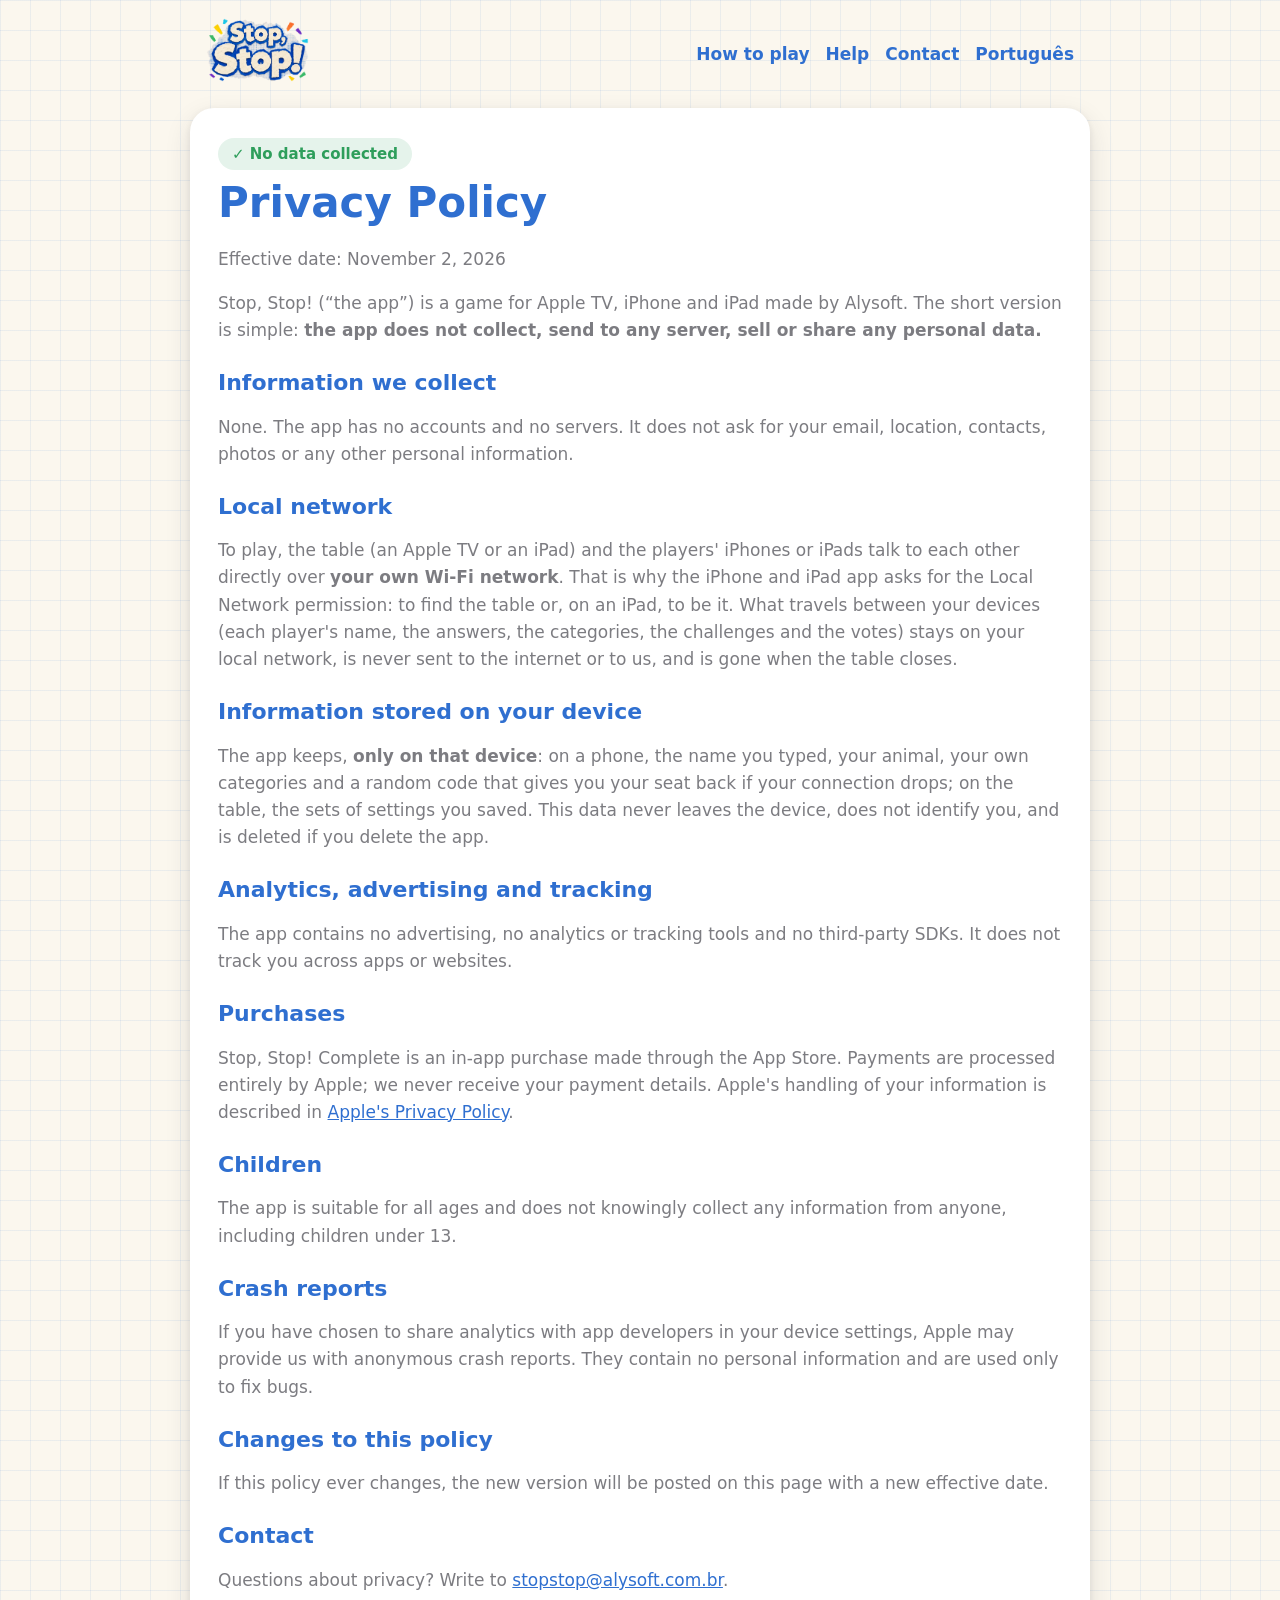
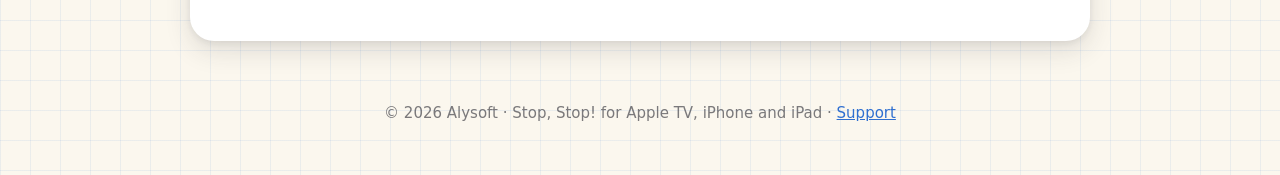
<file: en/privacy.html>
<!doctype html>
<html lang="en">
<head>
<meta charset="utf-8">
<meta name="viewport" content="width=device-width, initial-scale=1">
<title>Stop, Stop! — Privacy Policy</title>
<meta name="description" content="Privacy Policy for Stop, Stop! (Apple TV, iPhone and iPad). The app collects no personal data.">
<meta name="theme-color" content="#2f6fd0">
<link rel="alternate" hreflang="pt-BR" href="../privacy.html">
<link rel="icon" href="../img/favicon.png"><link rel="apple-touch-icon" href="../img/apple-touch-icon.png">
<link rel="stylesheet" href="../style.css">
</head>
<body>
<div class="top">
  <a href="./"><img src="../img/logo.webp" alt="Stop, Stop!"></a>
  <nav><a href="./#how">How to play</a><a href="./#help">Help</a><a href="./#contact">Contact</a><a href="../privacy.html" lang="pt-BR">Português</a></nav>
</div>
<article class="doc">
  <span class="pill">✓ No data collected</span>
  <h1>Privacy Policy</h1>
  <p>Effective date: November 2, 2026</p>

  <p>Stop, Stop! (“the app”) is a game for Apple TV, iPhone and iPad made by Alysoft. The short version is simple: <b>the app does not collect, send to any server, sell or share any personal data.</b></p>

  <h2>Information we collect</h2>
  <p>None. The app has no accounts and no servers. It does not ask for your email, location, contacts, photos or any other personal information.</p>

  <h2>Local network</h2>
  <p>To play, the table (an Apple TV or an iPad) and the players' iPhones or iPads talk to each other directly over <b>your own Wi&#8209;Fi network</b>. That is why the iPhone and iPad app asks for the Local Network permission: to find the table or, on an iPad, to be it. What travels between your devices (each player's name, the answers, the categories, the challenges and the votes) stays on your local network, is never sent to the internet or to us, and is gone when the table closes.</p>

  <h2>Information stored on your device</h2>
  <p>The app keeps, <b>only on that device</b>: on a phone, the name you typed, your animal, your own categories and a random code that gives you your seat back if your connection drops; on the table, the sets of settings you saved. This data never leaves the device, does not identify you, and is deleted if you delete the app.</p>

  <h2>Analytics, advertising and tracking</h2>
  <p>The app contains no advertising, no analytics or tracking tools and no third-party SDKs. It does not track you across apps or websites.</p>

  <h2>Purchases</h2>
  <p>Stop, Stop! Complete is an in-app purchase made through the App Store. Payments are processed entirely by Apple; we never receive your payment details. Apple's handling of your information is described in <a href="https://www.apple.com/legal/privacy/" rel="noopener">Apple's Privacy Policy</a>.</p>

  <h2>Children</h2>
  <p>The app is suitable for all ages and does not knowingly collect any information from anyone, including children under 13.</p>

  <h2>Crash reports</h2>
  <p>If you have chosen to share analytics with app developers in your device settings, Apple may provide us with anonymous crash reports. They contain no personal information and are used only to fix bugs.</p>

  <h2>Changes to this policy</h2>
  <p>If this policy ever changes, the new version will be posted on this page with a new effective date.</p>

  <h2>Contact</h2>
  <p>Questions about privacy? Write to <a href="mailto:stopstop@alysoft.com.br">stopstop@alysoft.com.br</a>.</p>
</article>
<footer>© 2026 Alysoft · Stop, Stop! for Apple TV, iPhone and iPad · <a href="./">Support</a></footer>
</body>
</html>
</file>
<file: style.css>
/* Stop, Stop! support site: the game's living stationery (Papelaria viva) on a web page. */
:root {
  --paper: #fbf7ee;
  --card: #ffffff;
  --blue: #2f6fd0;
  --graphite: #2b2b33;
  --faded: rgba(43, 43, 51, .62);
  --orange: #f28c28;
  --green: #2e9e5b;
  --red: #e03a3a;
  --rule: rgba(47, 111, 208, .08);
  --shadow: 0 10px 26px rgba(43, 43, 51, .13), 0 2px 6px rgba(43, 43, 51, .08);
  color-scheme: light;
}

* { box-sizing: border-box; }
html { scroll-behavior: smooth; }
body {
  margin: 0;
  color: var(--graphite);
  background-color: var(--paper);
  background-image: linear-gradient(var(--rule) 1px, transparent 1px),
                    linear-gradient(90deg, var(--rule) 1px, transparent 1px);
  background-size: 30px 30px;
  font: 17px/1.6 ui-rounded, "SF Pro Rounded", system-ui, -apple-system, "Segoe UI", sans-serif;
}
a { color: var(--blue); }
img { max-width: 100%; }
h1, h2, h3 { color: var(--blue); line-height: 1.2; font-weight: 800; }
h2 { font-size: clamp(28px, 4.5vw, 40px); margin: 0 0 12px; }
h3 { font-size: 21px; margin: 12px 0 6px; }
b, strong { font-weight: 700; }
kbd {
  font: inherit; font-size: .9em; padding: 0 7px; border-radius: 6px;
  background: var(--card); border: 1px solid rgba(43, 43, 51, .2); box-shadow: 0 1px 0 rgba(43, 43, 51, .2);
}

/* the sky of the table, with papers drifting over it */
.hero {
  position: relative; overflow: hidden;
  min-height: 86vh; display: flex; align-items: center; justify-content: center;
  padding: 70px 16px 190px; text-align: center;
  background: #cfe3f7 url(img/sky.jpg) center / cover no-repeat;
}
.hero .town {
  position: absolute; left: 50%; bottom: -2px; transform: translateX(-50%);
  width: max(1100px, 100%); pointer-events: none;
}
.hero-inner { position: relative; z-index: 2; max-width: 760px; }
.hero .logo { width: min(560px, 88vw); filter: drop-shadow(0 12px 18px rgba(43, 43, 51, .25)); }
.tag { font-size: clamp(22px, 3.6vw, 32px); font-weight: 800; color: var(--graphite); margin: 6px 0 2px; }
.tag2 { font-size: 18px; color: var(--faded); margin: 0 0 24px; font-weight: 600; }
.btns { display: flex; flex-wrap: wrap; gap: 12px; justify-content: center; }
.btn {
  display: inline-block; padding: 12px 24px; border-radius: 999px; text-decoration: none;
  font-weight: 800; background: var(--blue); color: #fff; box-shadow: var(--shadow);
}
.btn.alt { background: var(--card); color: var(--blue); }
.btn:hover { transform: translateY(-1px); }
.lang {
  position: absolute; top: 16px; right: 16px; z-index: 3;
  background: var(--card); color: var(--blue); font-weight: 800; text-decoration: none;
  padding: 6px 14px; border-radius: 999px; box-shadow: var(--shadow); font-size: 15px;
}
.float { position: absolute; z-index: 1; pointer-events: none; animation: drift 9s ease-in-out infinite alternate; }
.float:nth-of-type(2n) { animation-duration: 12s; animation-delay: -3s; }
.float:nth-of-type(3n) { animation-duration: 10s; animation-delay: -6s; }
@keyframes drift {
  from { transform: translateY(0) rotate(var(--tilt, 0deg)); }
  to { transform: translateY(-16px) rotate(calc(var(--tilt, 0deg) + 4deg)); }
}
@media (prefers-reduced-motion: reduce) {
  .float { animation: none; }
  html { scroll-behavior: auto; }
}

main { padding-bottom: 40px; }
.wrap { max-width: 1060px; margin: 0 auto; padding: 64px 16px 0; }
.sub { font-size: 19px; color: var(--faded); max-width: 760px; margin: 0 0 26px; }

/* paper cards, slightly tilted */
.grid { display: grid; grid-template-columns: repeat(auto-fit, minmax(230px, 1fr)); gap: 20px; }
.card {
  background: var(--card); border-radius: 20px; padding: 20px 22px 18px; box-shadow: var(--shadow);
  transform: rotate(-.6deg);
}
.card:nth-child(2n) { transform: rotate(.5deg); }
.card img { height: 92px; width: auto; display: block; margin-bottom: 4px; }
.card p { margin: 0; color: var(--faded); }

.shots { display: grid; grid-template-columns: repeat(auto-fit, minmax(min(420px, 100%), 1fr)); gap: 18px; }
.shots img { width: 100%; border-radius: 16px; box-shadow: var(--shadow); display: block; }
.phones { display: flex; flex-wrap: wrap; gap: 22px; justify-content: center; margin-top: 26px; }
.phones img { width: min(220px, 42vw); border-radius: 26px; box-shadow: var(--shadow); border: 6px solid var(--graphite); }

ol.steps { list-style: none; counter-reset: step; padding: 0; margin: 0; display: grid; gap: 14px; }
ol.steps li {
  counter-increment: step; position: relative; background: var(--card); border-radius: 18px;
  padding: 16px 20px 16px 76px; box-shadow: var(--shadow);
}
ol.steps li::before {
  content: counter(step); position: absolute; left: 18px; top: 16px; width: 42px; height: 42px;
  display: grid; place-items: center; border-radius: 12px; background: var(--blue); color: #fff;
  font-weight: 800; font-size: 22px; transform: rotate(-4deg);
}
.score { font-size: 19px; margin-top: 18px; }

details {
  background: var(--card); border-radius: 16px; padding: 14px 20px; margin: 0 0 12px; box-shadow: var(--shadow);
}
summary { cursor: pointer; font-weight: 800; color: var(--graphite); font-size: 18px; }
details p, details ul { color: var(--faded); margin: 10px 0 4px; }
details li { margin: 4px 0; }

.contact { background: var(--card); border-radius: 24px; padding: 30px 24px; text-align: center; box-shadow: var(--shadow); }
.contact img { height: 110px; }
.contact p { color: var(--faded); }
.mail { font-size: clamp(18px, 3.4vw, 24px); font-weight: 800; word-break: break-all; }

footer { text-align: center; color: var(--faded); padding: 40px 16px 50px; font-size: 15px; }

/* the privacy policy */
.top {
  display: flex; align-items: center; justify-content: space-between; gap: 12px; flex-wrap: wrap;
  max-width: 900px; margin: 0 auto; padding: 18px 16px;
}
.top img { height: 64px; }
.top nav { display: flex; gap: 16px; flex-wrap: wrap; font-weight: 700; }
.top nav a { text-decoration: none; }
.doc {
  max-width: 900px; margin: 0 auto 20px; background: var(--card); border-radius: 24px; padding: 30px 28px;
  box-shadow: var(--shadow);
}
.doc h1 { font-size: clamp(30px, 5vw, 42px); margin: 8px 0 4px; }
.doc h2 { font-size: 22px; margin: 26px 0 6px; }
.doc p, .doc li { color: var(--faded); }
.pill {
  display: inline-block; background: rgba(46, 158, 91, .12); color: var(--green); font-weight: 800;
  border-radius: 999px; padding: 4px 14px; font-size: 15px;
}

@media (max-width: 600px) {
  body { font-size: 16px; }
  .hero { min-height: 78vh; padding-bottom: 130px; }
  .float { display: none; }
  .float.keep { display: block; }
  .doc { padding: 22px 18px; border-radius: 18px; }
}
</file>
